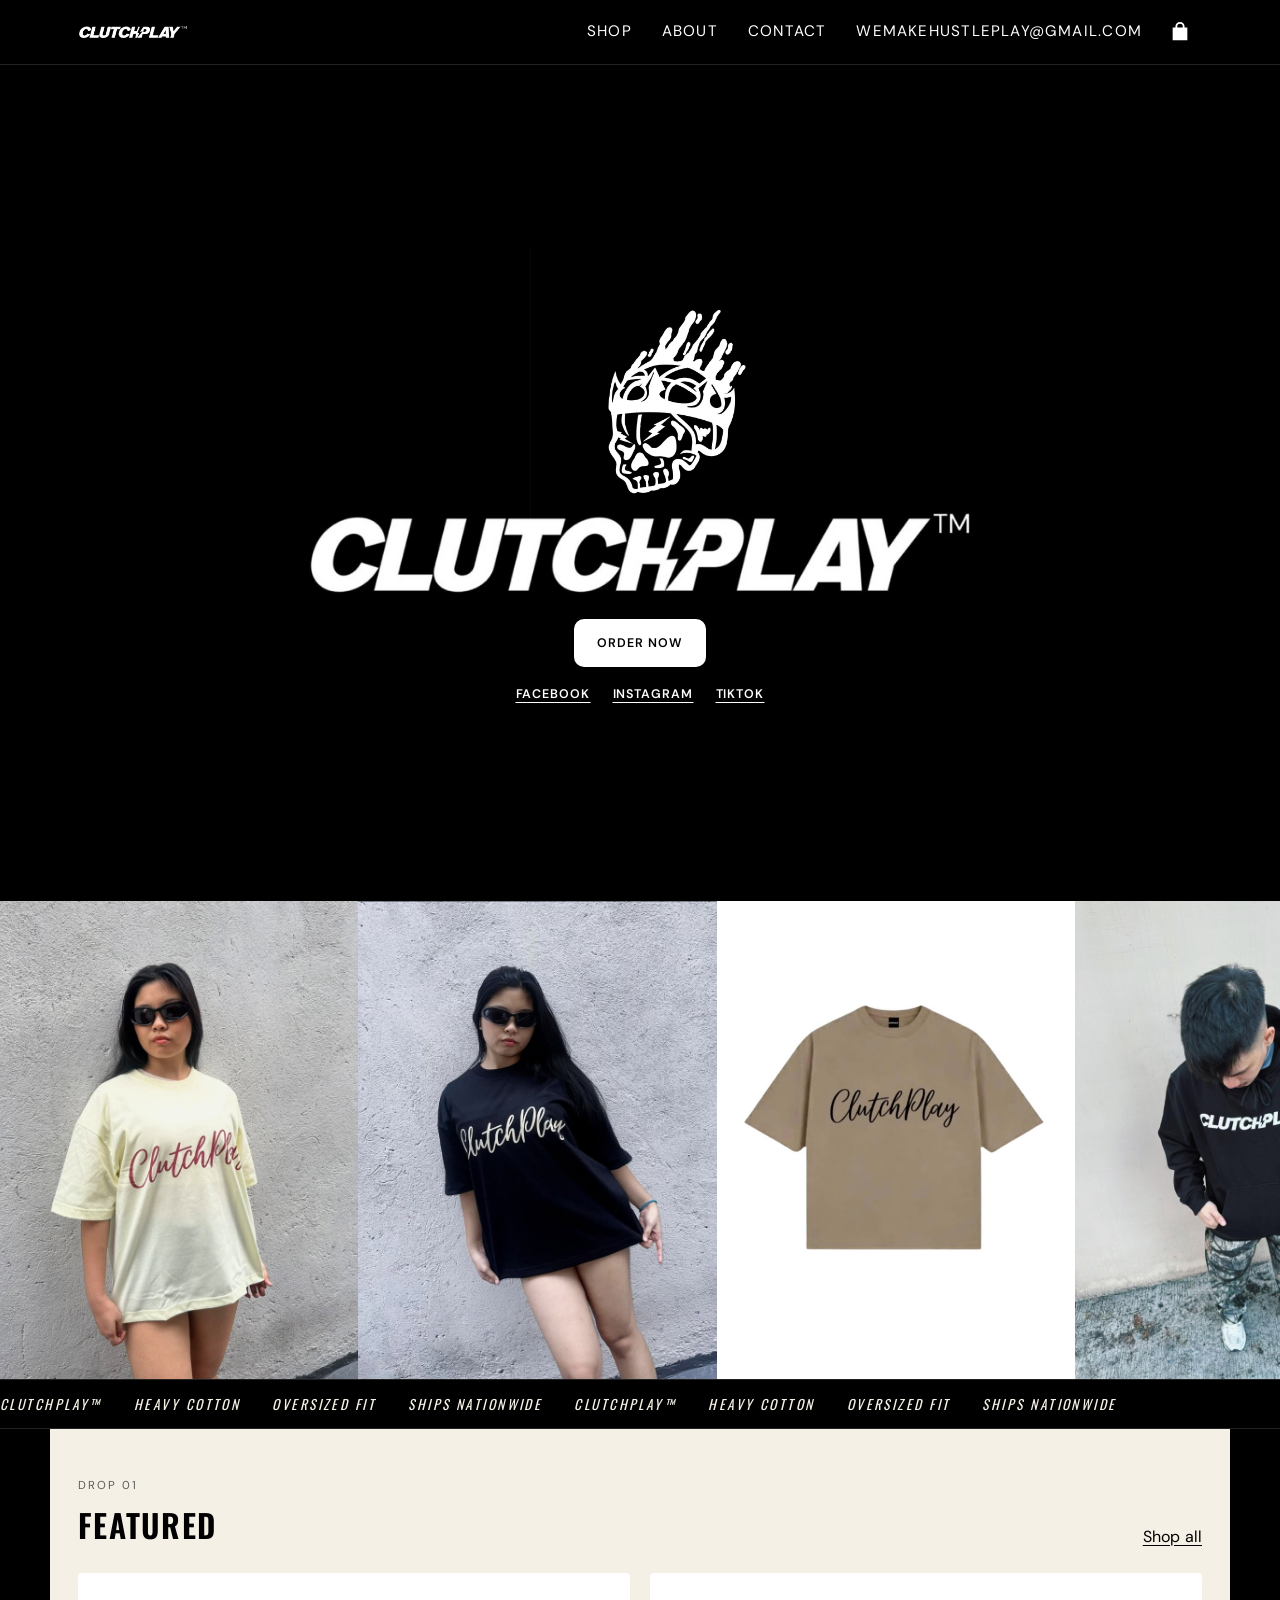
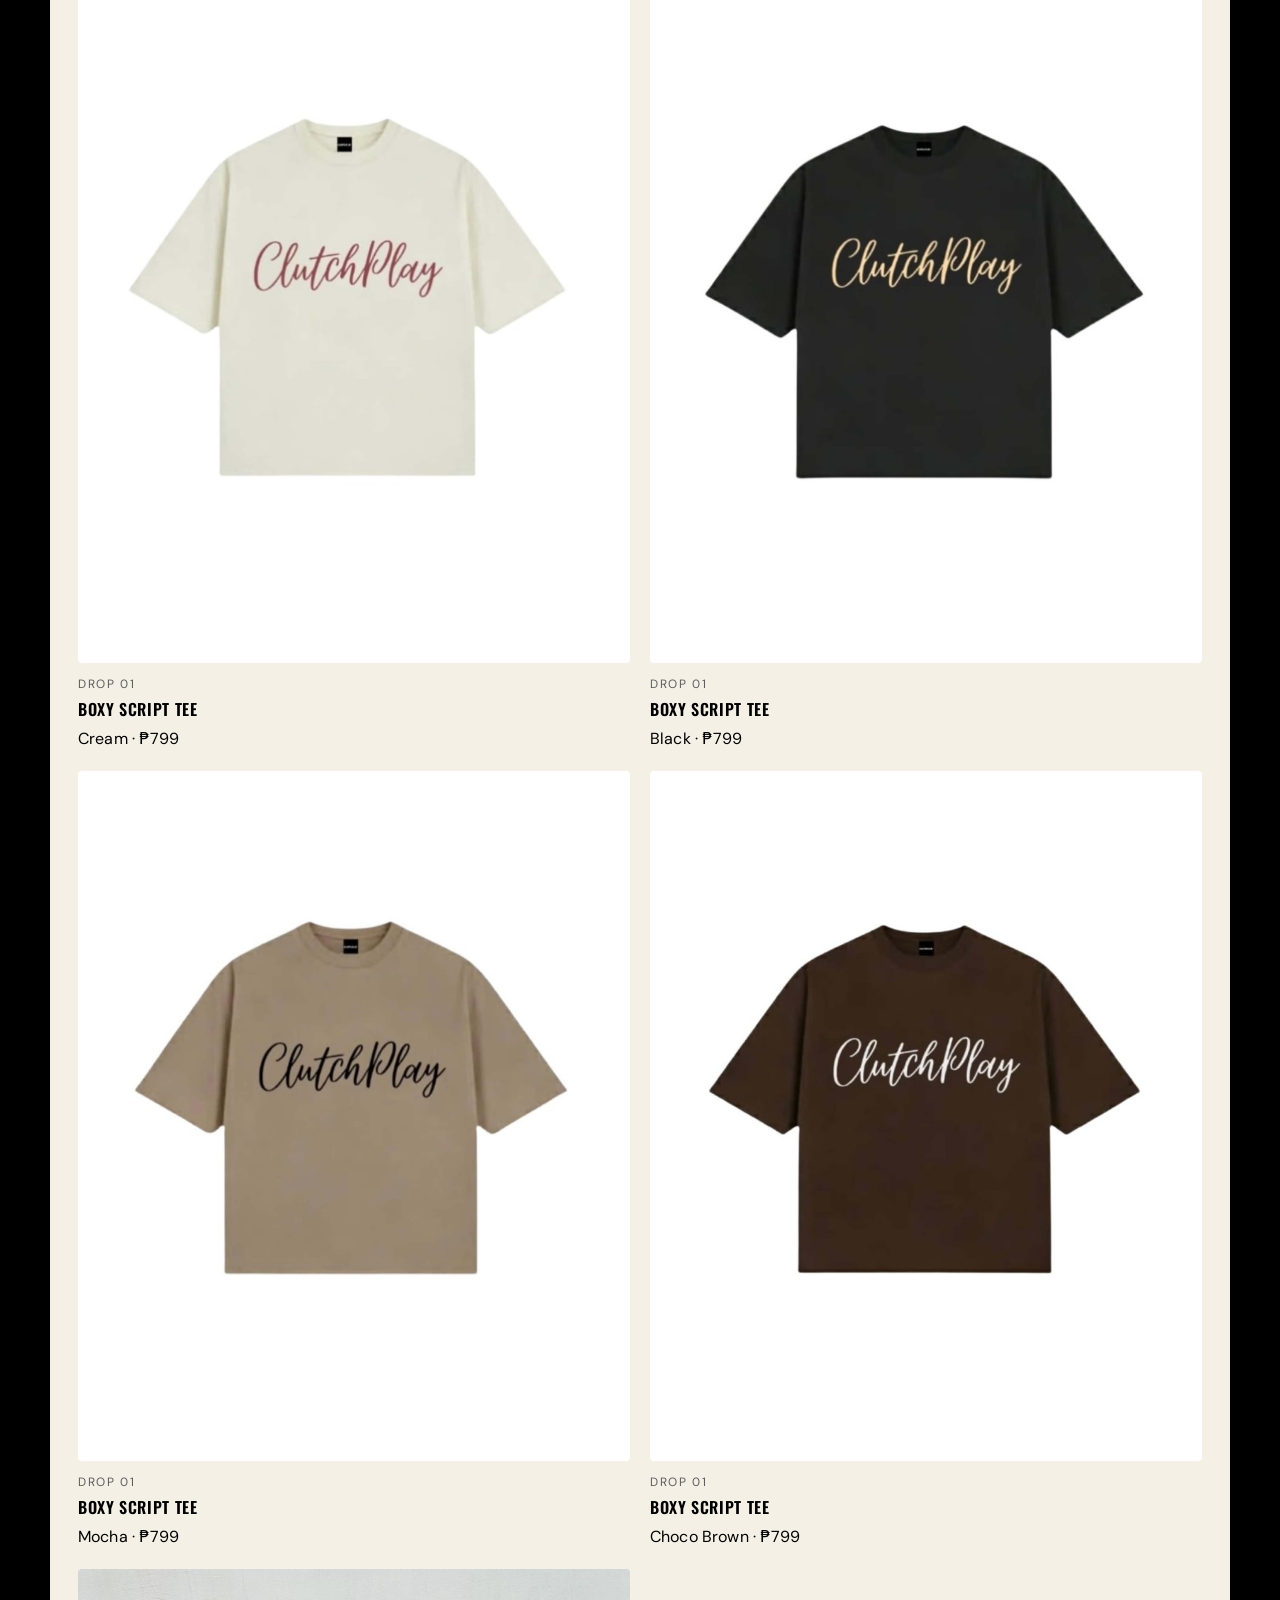
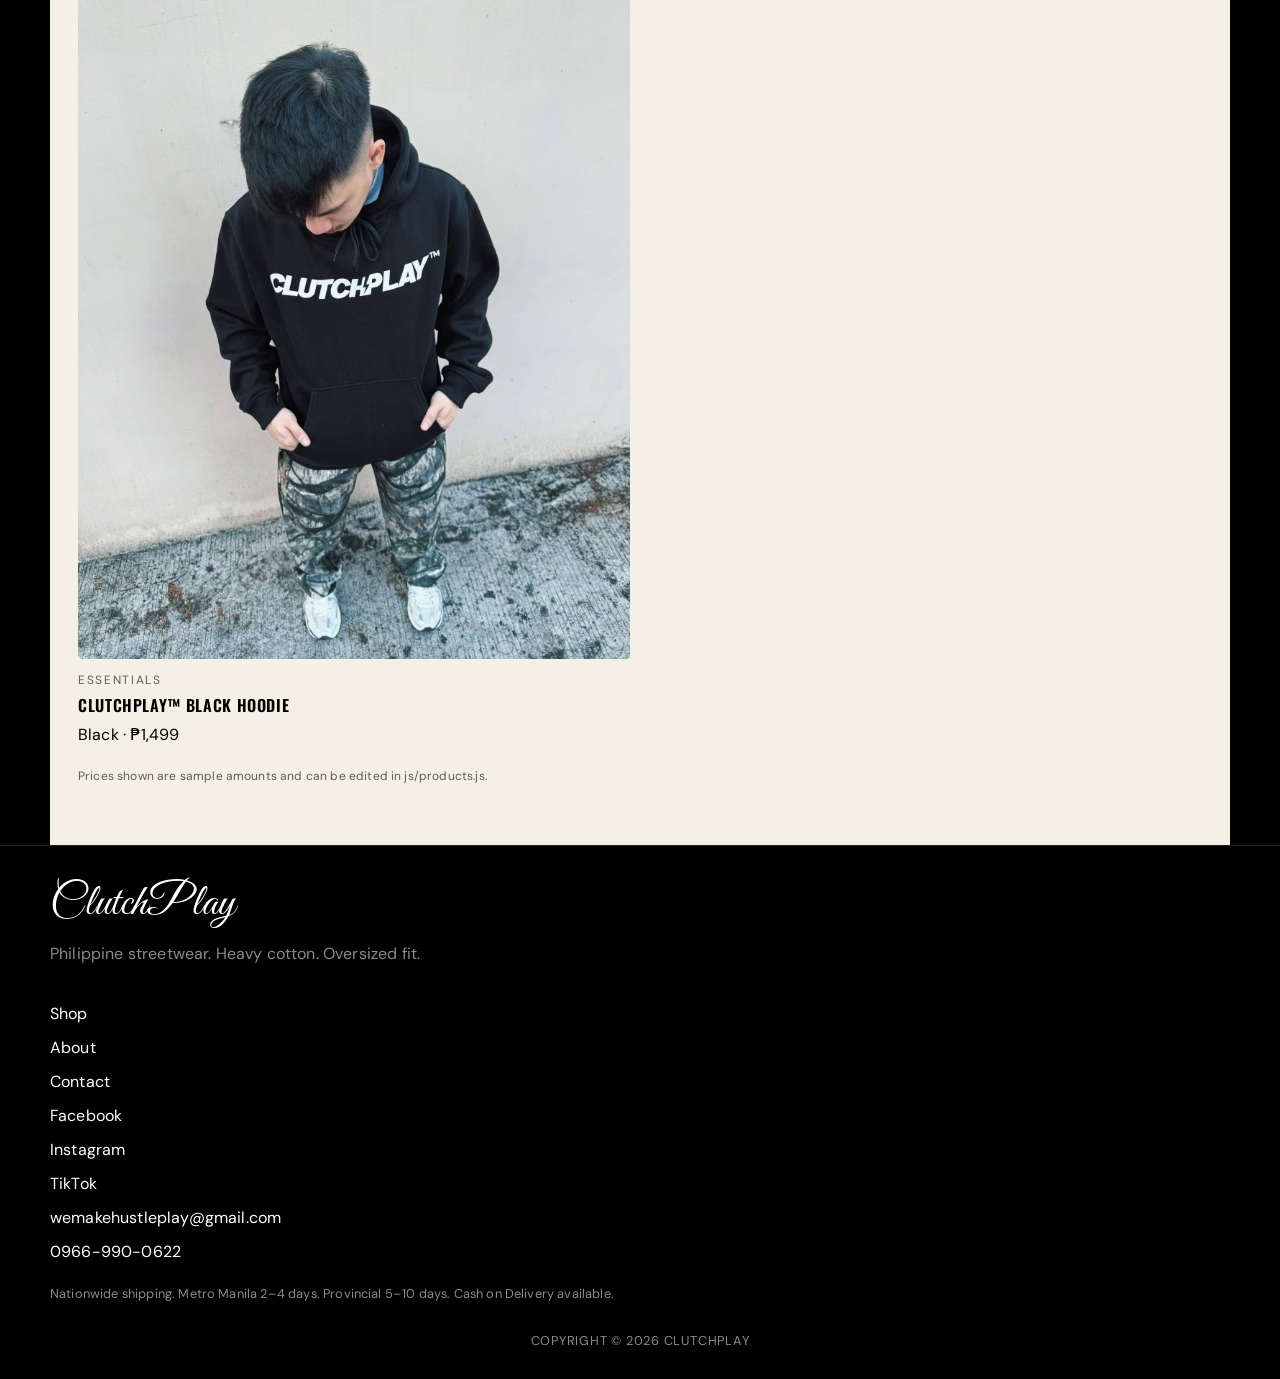
<file: index.html>
<!DOCTYPE html>
<html lang="en">
<head>
  <meta charset="utf-8">
  <meta name="viewport" content="width=device-width, initial-scale=1">
  <title>ClutchPlay — Philippine streetwear</title>
  <meta name="description" content="ClutchPlay oversized tees and hoodie. Heavy cotton streetwear from the Philippines. Cash on Delivery nationwide.">
  <link rel="canonical" href="https://kulalaja21.github.io/clutchplay/">
  <meta property="og:type" content="website">
  <meta property="og:site_name" content="ClutchPlay">
  <meta property="og:title" content="ClutchPlay — Philippine streetwear">
  <meta property="og:description" content="Oversized tees and hoodie. Heavy cotton. Cash on Delivery nationwide.">
  <meta property="og:url" content="https://kulalaja21.github.io/clutchplay/">
  <meta property="og:image" content="https://kulalaja21.github.io/clutchplay/images/logo.png">
  <meta property="og:image:alt" content="ClutchPlay">
  <meta name="twitter:card" content="summary_large_image">
  <link rel="icon" href="images/logo.png">
  <link rel="preconnect" href="https://fonts.googleapis.com">
  <link rel="preconnect" href="https://fonts.gstatic.com" crossorigin>
  <link href="https://fonts.googleapis.com/css2?family=DM+Sans:ital,wght@0,400;0,600;1,400&family=Great+Vibes&family=Oswald:wght@500;600&display=swap" rel="stylesheet">
  <link rel="stylesheet" href="css/styles.css?v=19">
</head>
<body>
  <a class="skip-link" href="#main">Skip to content</a>
  <header id="site-header"></header>
  <main id="main">
    <section class="hero">
      <div class="hero-copy">
        <img class="hero-mark" src="images/hero-mark.png?v=16" alt="">
        <h1 class="hero-marks">
          <img class="hero-logo hero-logo-lockup" src="images/logo-lockup.png?v=14" alt="CLUTCHPLAY">
        </h1>
        <div class="split-cta">
          <a class="btn btn-primary" href="shop.html">Order now</a>
        </div>
        <nav class="social-row" aria-label="Social">
          <a href="https://www.facebook.com/TheCLutchPlayPh" target="_blank" rel="noopener noreferrer">Facebook</a>
          <a href="https://www.instagram.com/clutchplaymnl/" target="_blank" rel="noopener noreferrer">Instagram</a>
          <a href="https://www.tiktok.com/@clutchplaymnla" target="_blank" rel="noopener noreferrer">TikTok</a>
        </nav>
      </div>
    </section>

    <div class="lifestyle-strip" aria-hidden="true">
      <div class="lifestyle-track">
        <figure><img src="images/tee-cream-wall.jpg" alt=""></figure>
        <figure><img src="images/tee-black-look.jpg" alt=""></figure>
        <figure><img src="images/tee-boxy-mocha.png" alt=""></figure>
        <figure><img src="images/hoodie.jpg" alt=""></figure>
        <figure><img src="images/tee-boxy-choco.png" alt=""></figure>
        <figure><img src="images/tee-black-look-2.jpg" alt=""></figure>
        <figure><img src="images/tee-cream-wall.jpg" alt=""></figure>
        <figure><img src="images/tee-black-look.jpg" alt=""></figure>
        <figure><img src="images/tee-boxy-mocha.png" alt=""></figure>
        <figure><img src="images/hoodie.jpg" alt=""></figure>
        <figure><img src="images/tee-boxy-choco.png" alt=""></figure>
        <figure><img src="images/tee-black-look-2.jpg" alt=""></figure>
      </div>
    </div>

    <div class="marquee" aria-hidden="true">
      <div class="marquee-track">
        <span>CLUTCHPLAY™</span><span>Heavy cotton</span><span>Oversized fit</span><span>Ships nationwide</span>
        <span>CLUTCHPLAY™</span><span>Heavy cotton</span><span>Oversized fit</span><span>Ships nationwide</span>
      </div>
    </div>

    <section class="section section-cream">
      <div class="section-head">
        <div>
          <p class="muted" style="margin:0 0 6px;letter-spacing:0.18em;text-transform:uppercase;font-size:0.72rem;">Drop 01</p>
          <h2>Featured</h2>
        </div>
        <a href="shop.html" style="text-decoration:underline;text-underline-offset:3px;">Shop all</a>
      </div>
      <div class="product-grid" id="featured-grid"></div>
      <p class="price-note" style="margin-top:20px;">Prices shown are sample amounts and can be edited in js/products.js.</p>
    </section>
  </main>
  <footer id="site-footer"></footer>
  <script src="js/products.js?v=3"></script>
  <script src="js/cart.js"></script>
  <script src="js/app.js?v=13"></script>
  <script src="js/store.js?v=2"></script>
</body>
</html>
</file>
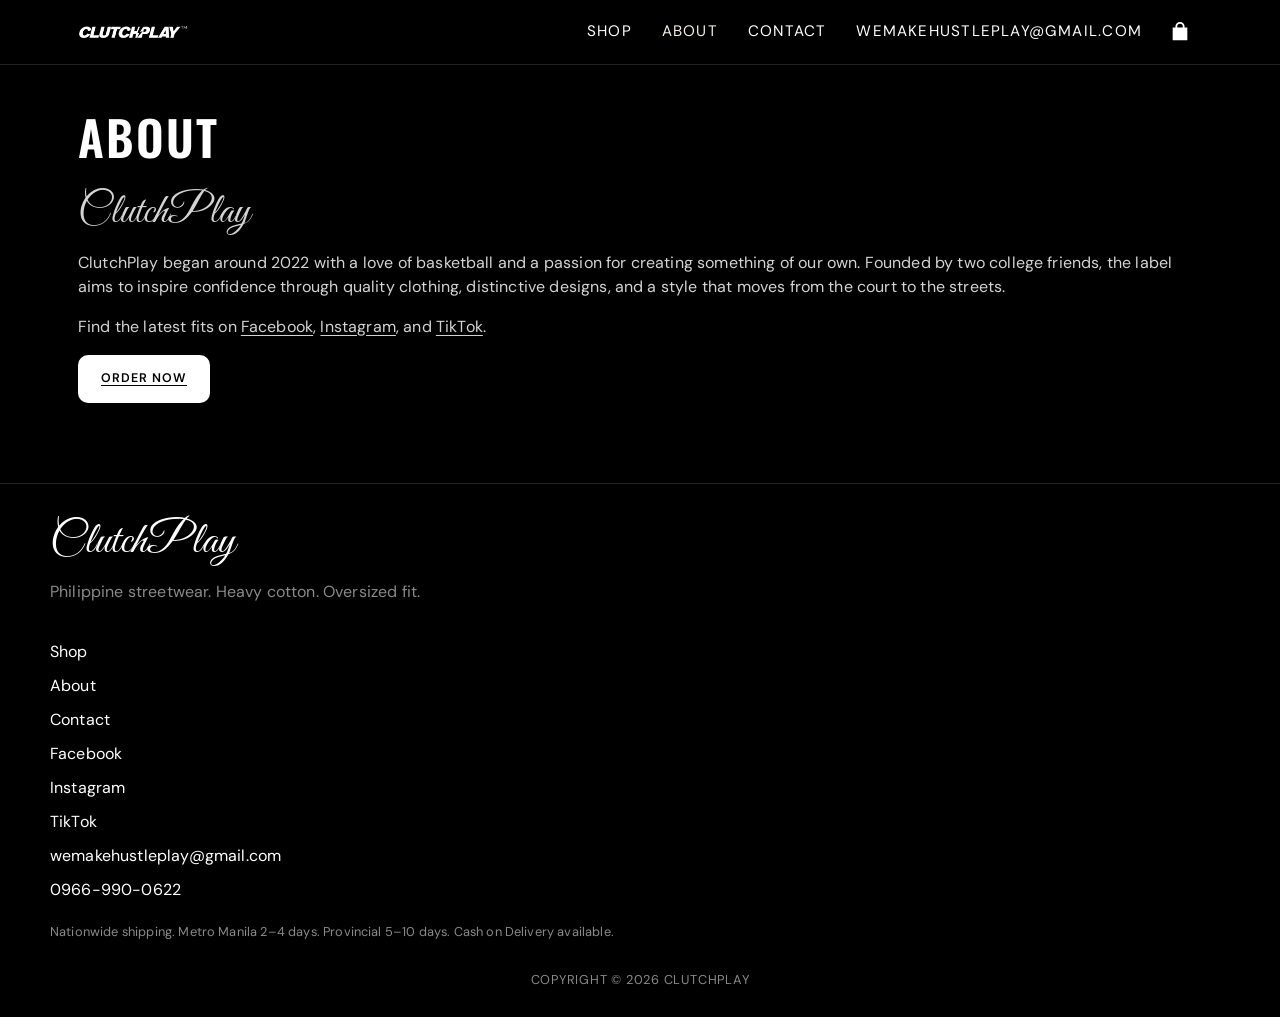
<file: about.html>
<!DOCTYPE html>
<html lang="en">
<head>
  <meta charset="utf-8">
  <meta name="viewport" content="width=device-width, initial-scale=1">
  <title>About — ClutchPlay</title>
  <meta name="description" content="ClutchPlay began around 2022, founded by two college friends. Philippine streetwear from the court to the streets.">
  <link rel="icon" href="images/logo.png">
  <link rel="preconnect" href="https://fonts.googleapis.com">
  <link rel="preconnect" href="https://fonts.gstatic.com" crossorigin>
  <link href="https://fonts.googleapis.com/css2?family=DM+Sans:ital,wght@0,400;0,600;1,400&family=Great+Vibes&family=Oswald:wght@500;600&display=swap" rel="stylesheet">
  <link rel="stylesheet" href="css/styles.css?v=12">
</head>
<body>
  <a class="skip-link" href="#main">Skip to content</a>
  <header id="site-header"></header>
  <main id="main">
    <div class="page-hero">
      <h1>About</h1>
    </div>
    <article class="about-prose">
      <p class="script" style="font-size:2.6rem;margin:0 0 16px;">ClutchPlay</p>
      <p>ClutchPlay began around 2022 with a love of basketball and a passion for creating something of our own. Founded by two college friends, the label aims to inspire confidence through quality clothing, distinctive designs, and a style that moves from the court to the streets.</p>
      <p>Find the latest fits on
        <a href="https://www.facebook.com/TheCLutchPlayPh" target="_blank" rel="noopener noreferrer">Facebook</a>,
        <a href="https://www.instagram.com/clutchplaymnl/" target="_blank" rel="noopener noreferrer">Instagram</a>,
        and
        <a href="https://www.tiktok.com/@clutchplaymnla" target="_blank" rel="noopener noreferrer">TikTok</a>.</p>
      <p><a class="btn btn-primary" href="shop.html">Order now</a></p>
    </article>
  </main>
  <footer id="site-footer"></footer>
  <script src="js/products.js?v=3"></script>
  <script src="js/cart.js"></script>
  <script src="js/app.js?v=13"></script>
</body>
</html>
</file>
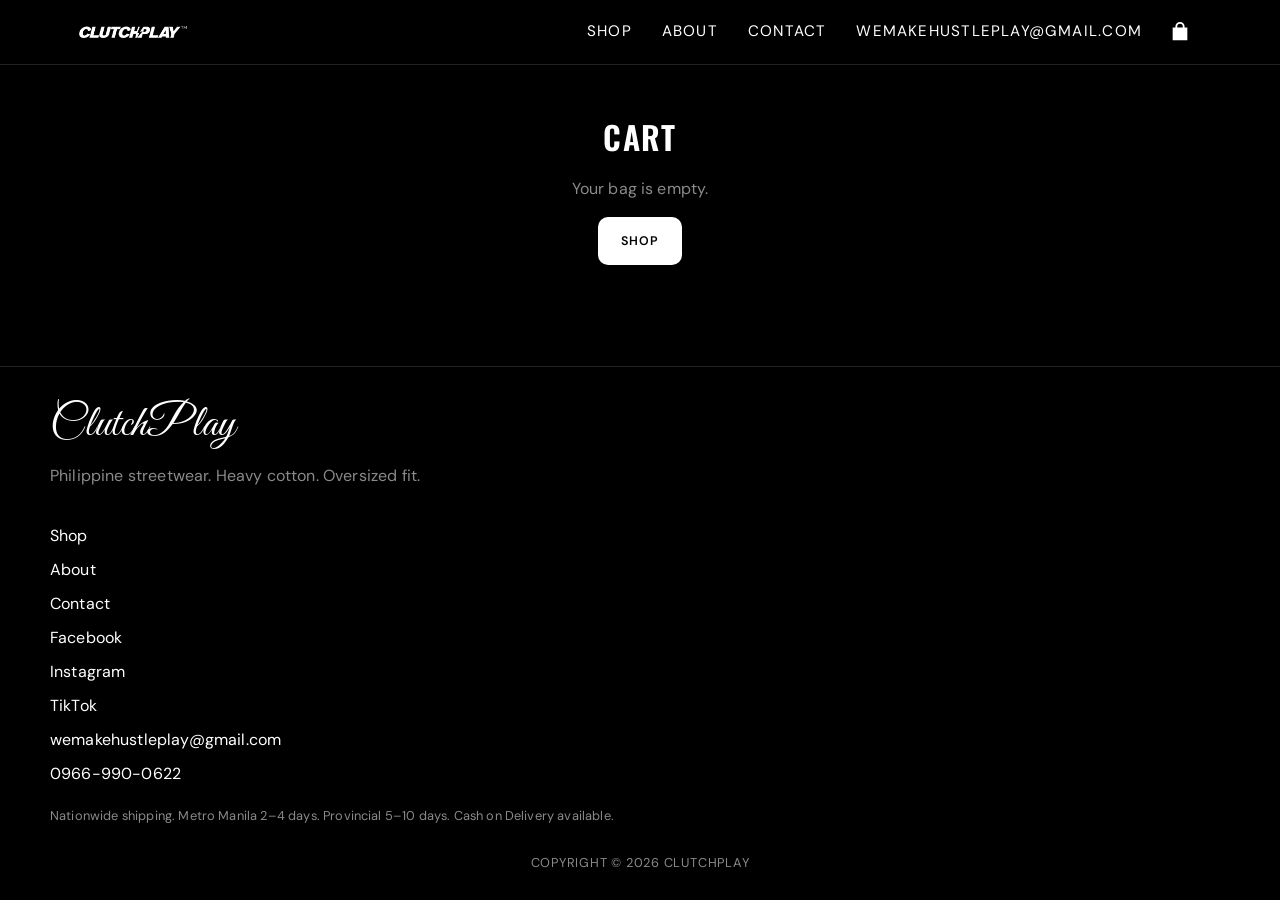
<file: cart.html>
<!DOCTYPE html>
<html lang="en">
<head>
  <meta charset="utf-8">
  <meta name="viewport" content="width=device-width, initial-scale=1">
  <title>Cart — ClutchPlay</title>
  <meta name="description" content="Your ClutchPlay cart.">
  <link rel="icon" href="images/logo.png">
  <link rel="preconnect" href="https://fonts.googleapis.com">
  <link rel="preconnect" href="https://fonts.gstatic.com" crossorigin>
  <link href="https://fonts.googleapis.com/css2?family=DM+Sans:ital,wght@0,400;0,600;1,400&family=Great+Vibes&family=Oswald:wght@500;600&display=swap" rel="stylesheet">
  <link rel="stylesheet" href="css/styles.css?v=10">
</head>
<body>
  <a class="skip-link" href="#main">Skip to content</a>
  <header id="site-header"></header>
  <main id="main">
    <div id="cart-root"></div>
  </main>
  <footer id="site-footer"></footer>
  <script src="js/products.js?v=3"></script>
  <script src="js/cart.js"></script>
  <script src="js/app.js?v=13"></script>
  <script src="js/cart-page.js"></script>
</body>
</html>
</file>
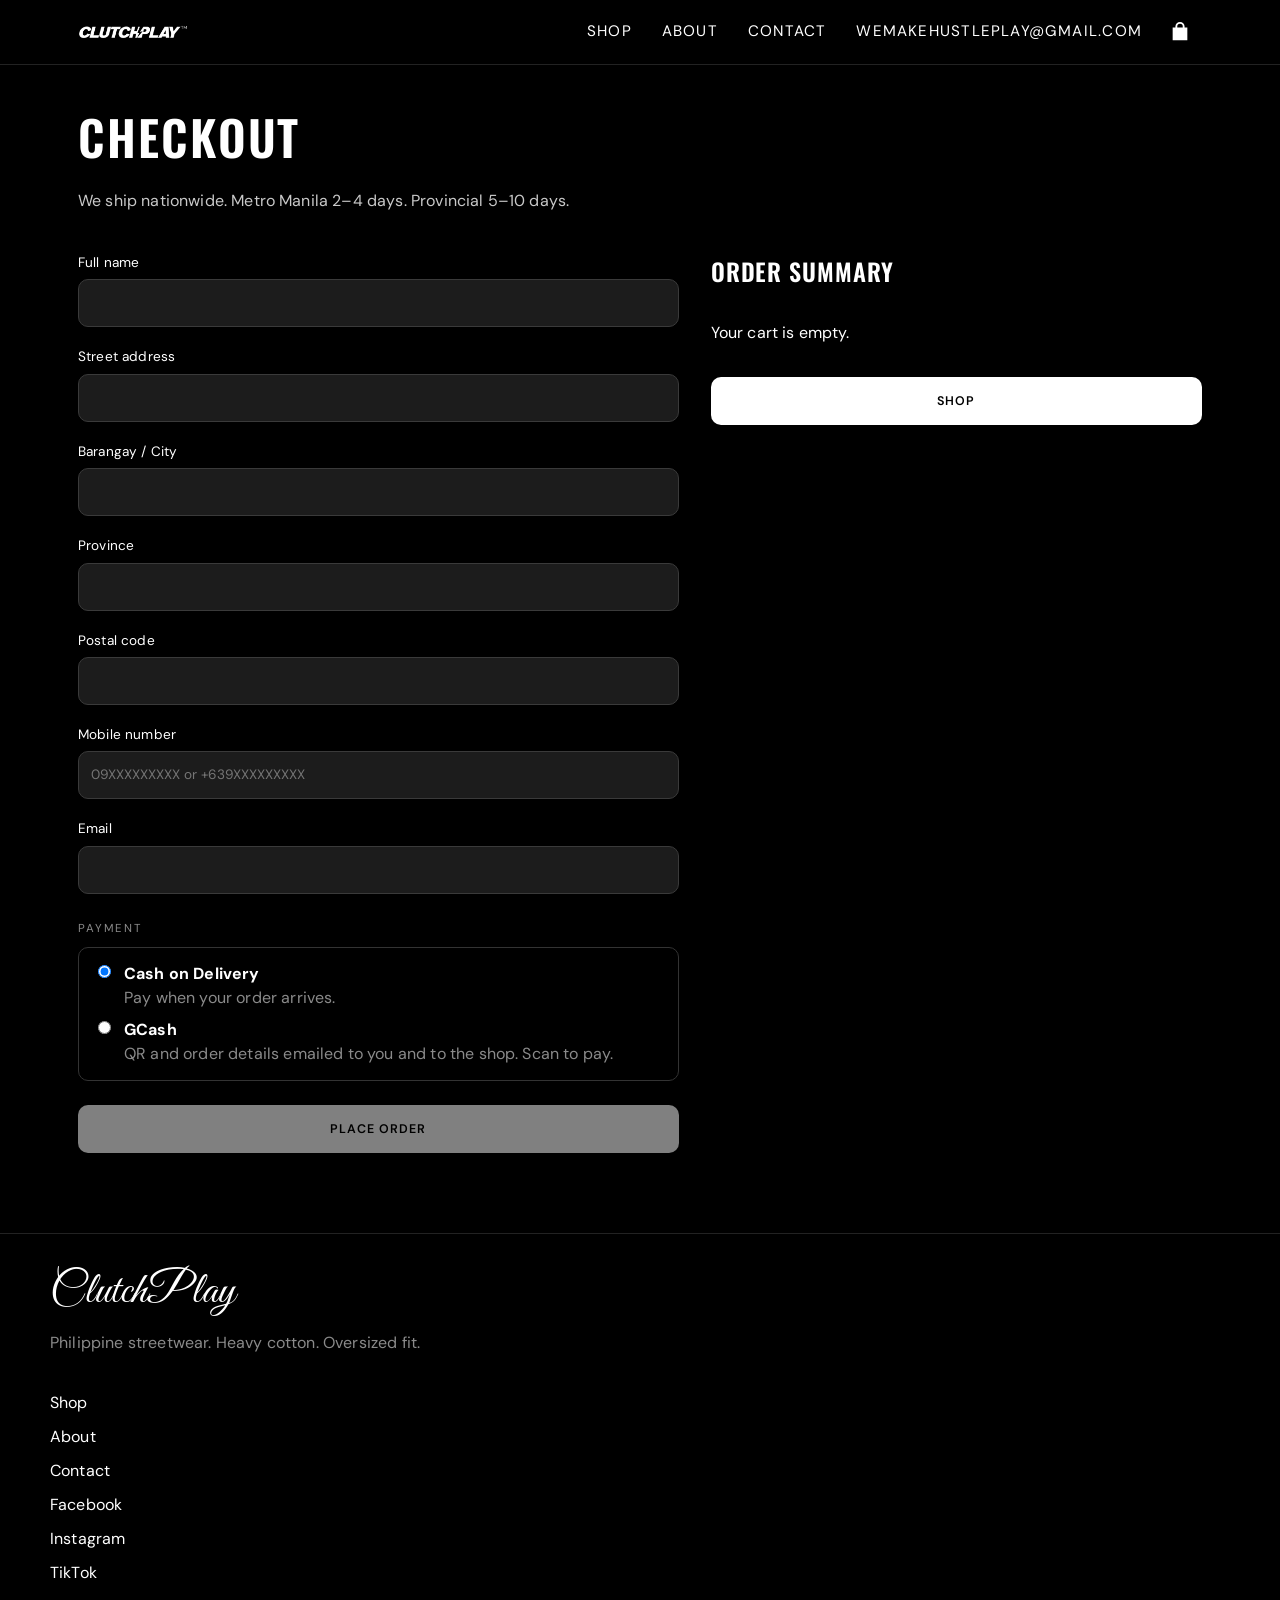
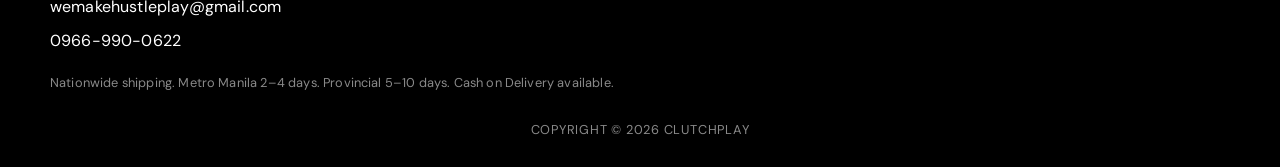
<file: checkout.html>
<!DOCTYPE html>
<html lang="en">
<head>
  <meta charset="utf-8">
  <meta name="viewport" content="width=device-width, initial-scale=1">
  <title>Checkout — ClutchPlay</title>
  <meta name="description" content="Checkout with name, address, mobile number, and email. Cash on Delivery available.">
  <link rel="icon" href="images/logo.png">
  <link rel="preconnect" href="https://fonts.googleapis.com">
  <link rel="preconnect" href="https://fonts.gstatic.com" crossorigin>
  <link href="https://fonts.googleapis.com/css2?family=DM+Sans:ital,wght@0,400;0,600;1,400&family=Great+Vibes&family=Oswald:wght@500;600&display=swap" rel="stylesheet">
  <link rel="stylesheet" href="css/styles.css?v=10">
</head>
<body>
  <a class="skip-link" href="#main">Skip to content</a>
  <header id="site-header"></header>
  <main id="main">
    <div class="page-hero">
      <h1>Checkout</h1>
      <p>We ship nationwide. Metro Manila 2–4 days. Provincial 5–10 days.</p>
    </div>
    <div class="checkout-layout">
      <form id="checkout-form" novalidate>
        <div class="form-grid">
          <label for="fullName">Full name
            <input id="fullName" name="fullName" autocomplete="name" required>
            <span class="field-error" id="fullName-error"></span>
          </label>
          <label for="street">Street address
            <input id="street" name="street" autocomplete="address-line1" required>
            <span class="field-error" id="street-error"></span>
          </label>
          <label for="city">Barangay / City
            <input id="city" name="city" autocomplete="address-level2" required>
            <span class="field-error" id="city-error"></span>
          </label>
          <label for="province">Province
            <input id="province" name="province" autocomplete="address-level1" required>
            <span class="field-error" id="province-error"></span>
          </label>
          <label for="postal">Postal code
            <input id="postal" name="postal" inputmode="numeric" autocomplete="postal-code" maxlength="4" required>
            <span class="field-error" id="postal-error"></span>
          </label>
          <label for="mobile">Mobile number
            <input id="mobile" name="mobile" type="tel" inputmode="tel" autocomplete="tel" placeholder="09XXXXXXXXX or +639XXXXXXXXX" required>
            <span class="field-error" id="mobile-error"></span>
          </label>
          <label for="email">Email
            <input id="email" name="email" type="email" autocomplete="email" required>
            <span class="field-error" id="email-error"></span>
          </label>
        </div>

        <p class="field-label">Payment</p>
        <div class="pay-card">
          <label>
            <input type="radio" name="payment" value="cod" checked>
            <span><strong>Cash on Delivery</strong><br><span class="muted">Pay when your order arrives.</span></span>
          </label>
          <label>
            <input type="radio" name="payment" value="gcash">
            <span><strong>GCash</strong><br><span class="muted">QR and order details emailed to you and to the shop. Scan to pay.</span></span>
          </label>
        </div>

        <p style="margin-top:24px;">
          <button class="btn btn-primary btn-block" id="place-order" type="submit">Place Order</button>
        </p>
      </form>

      <aside>
        <h2 style="margin-bottom:16px;">Order summary</h2>
        <div id="order-summary" class="order-summary"></div>
      </aside>
    </div>
  </main>
  <footer id="site-footer"></footer>
  <script src="js/products.js?v=3"></script>
  <script src="js/cart.js"></script>
  <script src="js/app.js?v=13"></script>
  <script src="js/checkout.js"></script>
</body>
</html>
</file>
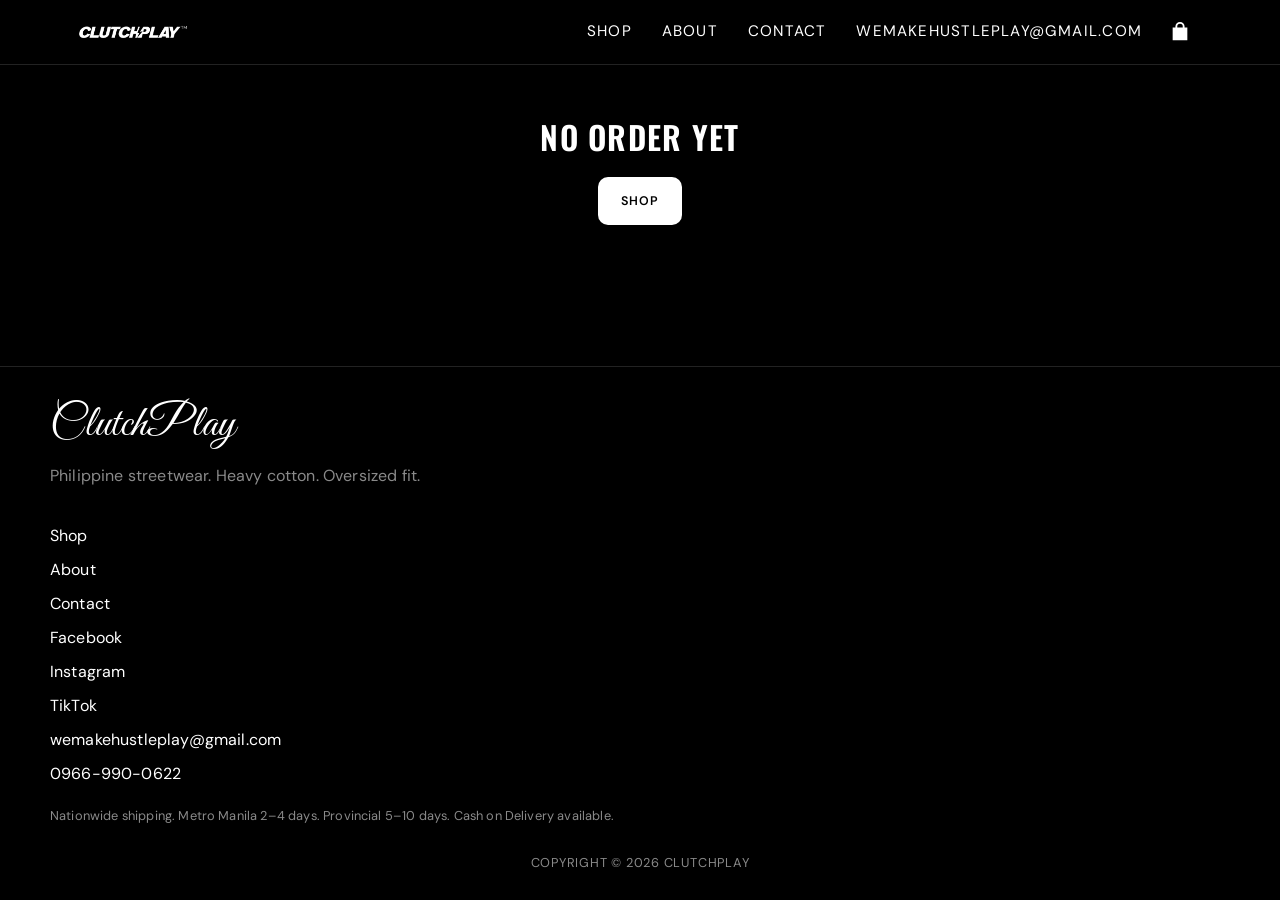
<file: confirmation.html>
<!DOCTYPE html>
<html lang="en">
<head>
  <meta charset="utf-8">
  <meta name="viewport" content="width=device-width, initial-scale=1">
  <title>Order confirmed — ClutchPlay</title>
  <meta name="description" content="Your ClutchPlay order has been placed.">
  <link rel="icon" href="images/logo.png">
  <link rel="preconnect" href="https://fonts.googleapis.com">
  <link rel="preconnect" href="https://fonts.gstatic.com" crossorigin>
  <link href="https://fonts.googleapis.com/css2?family=DM+Sans:ital,wght@0,400;0,600;1,400&family=Great+Vibes&family=Oswald:wght@500;600&display=swap" rel="stylesheet">
  <link rel="stylesheet" href="css/styles.css?v=10">
</head>
<body>
  <a class="skip-link" href="#main">Skip to content</a>
  <header id="site-header"></header>
  <main id="main">
    <div id="confirm-root"></div>
  </main>
  <footer id="site-footer"></footer>
  <script src="js/products.js?v=3"></script>
  <script src="js/cart.js"></script>
  <script src="js/app.js?v=13"></script>
  <script src="js/checkout.js"></script>
</body>
</html>
</file>
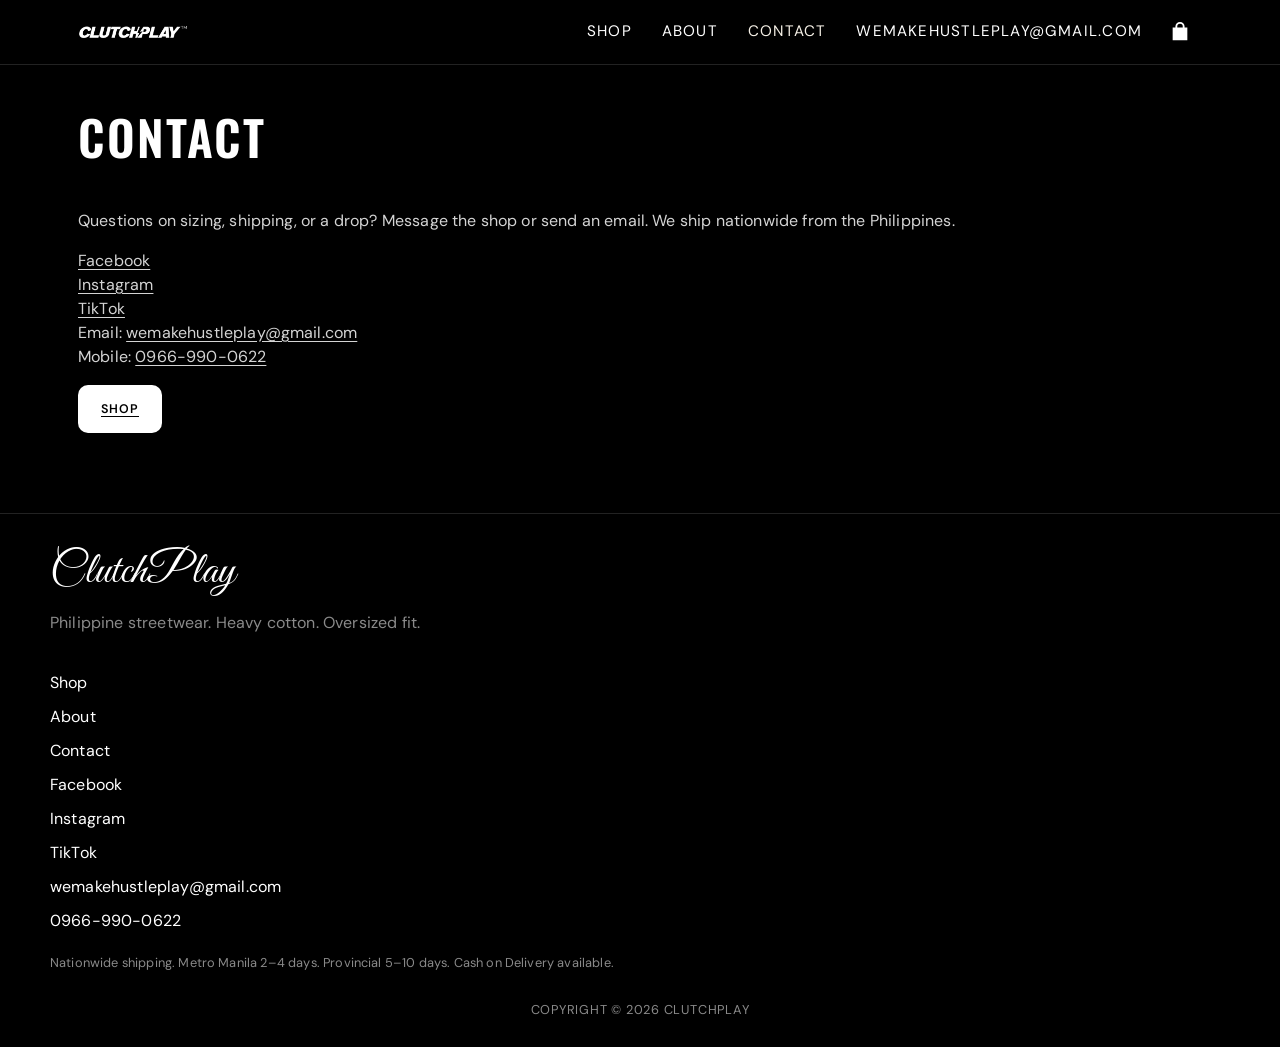
<file: contact.html>
<!DOCTYPE html>
<html lang="en">
<head>
  <meta charset="utf-8">
  <meta name="viewport" content="width=device-width, initial-scale=1">
  <title>Contact — ClutchPlay</title>
  <meta name="description" content="Contact ClutchPlay for orders and sizing. Follow clutchplaymnl on Instagram, TikTok, and Facebook.">
  <link rel="icon" href="images/logo.png">
  <link rel="preconnect" href="https://fonts.googleapis.com">
  <link rel="preconnect" href="https://fonts.gstatic.com" crossorigin>
  <link href="https://fonts.googleapis.com/css2?family=DM+Sans:ital,wght@0,400;0,600;1,400&family=Great+Vibes&family=Oswald:wght@500;600&display=swap" rel="stylesheet">
  <link rel="stylesheet" href="css/styles.css?v=12">
</head>
<body>
  <a class="skip-link" href="#main">Skip to content</a>
  <header id="site-header"></header>
  <main id="main">
    <div class="page-hero">
      <h1>Contact</h1>
    </div>
    <div class="contact-block">
      <p>Questions on sizing, shipping, or a drop? Message the shop or send an email. We ship nationwide from the Philippines.</p>
      <p>
        <a href="https://www.facebook.com/TheCLutchPlayPh" target="_blank" rel="noopener noreferrer">Facebook</a><br>
        <a href="https://www.instagram.com/clutchplaymnl/" target="_blank" rel="noopener noreferrer">Instagram</a><br>
        <a href="https://www.tiktok.com/@clutchplaymnla" target="_blank" rel="noopener noreferrer">TikTok</a><br>
        Email: <a href="mailto:wemakehustleplay@gmail.com">wemakehustleplay@gmail.com</a><br>
        Mobile: <a href="tel:+639669900622">0966-990-0622</a>
      </p>
      <p><a class="btn btn-primary" href="shop.html">Shop</a></p>
    </div>
  </main>
  <footer id="site-footer"></footer>
  <script src="js/products.js?v=3"></script>
  <script src="js/cart.js"></script>
  <script src="js/app.js?v=13"></script>
</body>
</html>
</file>
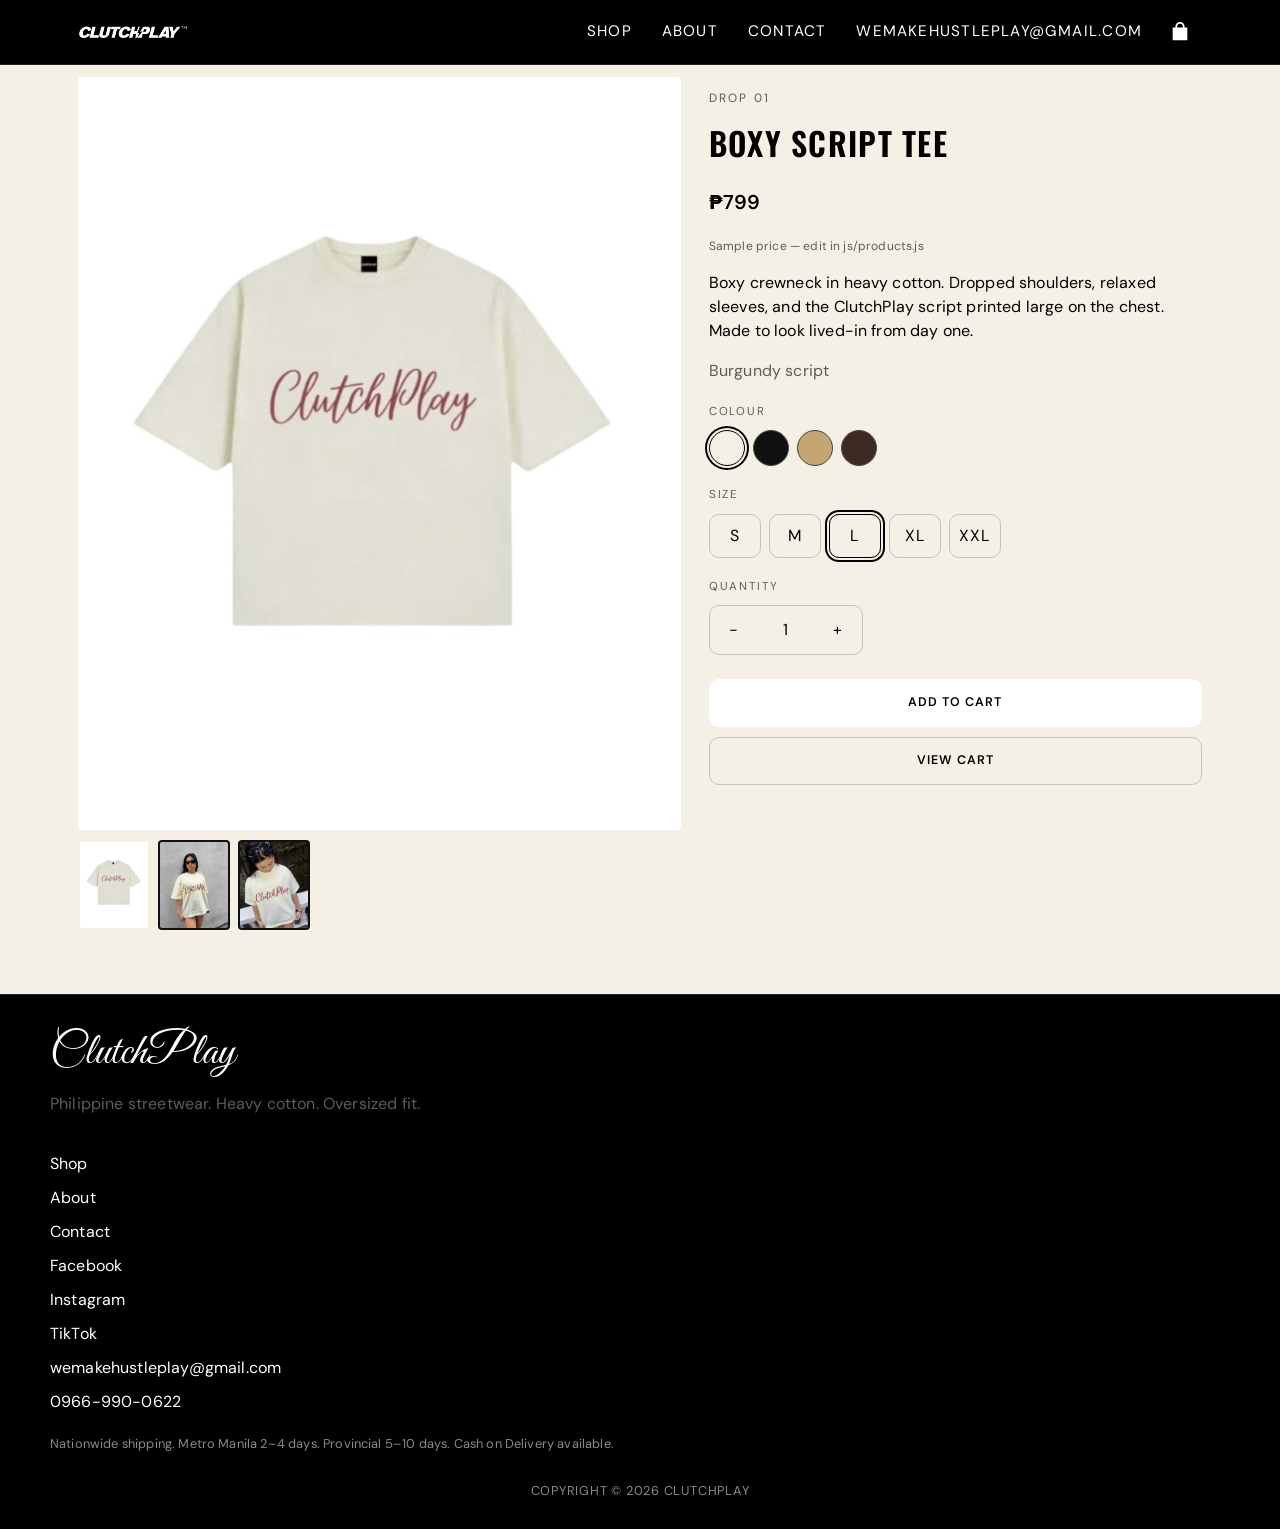
<file: product.html>
<!DOCTYPE html>
<html lang="en">
<head>
  <meta charset="utf-8">
  <meta name="viewport" content="width=device-width, initial-scale=1">
  <title>Product — ClutchPlay</title>
  <meta name="description" content="ClutchPlay product — colour, size, quantity, add to cart.">
  <link rel="icon" href="images/logo.png">
  <link rel="preconnect" href="https://fonts.googleapis.com">
  <link rel="preconnect" href="https://fonts.gstatic.com" crossorigin>
  <link href="https://fonts.googleapis.com/css2?family=DM+Sans:ital,wght@0,400;0,600;1,400&family=Great+Vibes&family=Oswald:wght@500;600&display=swap" rel="stylesheet">
  <link rel="stylesheet" href="css/styles.css?v=10">
</head>
<body>
  <a class="skip-link" href="#main">Skip to content</a>
  <header id="site-header"></header>
  <main id="main">
    <div class="product-layout" id="product-root"></div>
  </main>
  <footer id="site-footer"></footer>
  <script src="js/products.js?v=3"></script>
  <script src="js/cart.js"></script>
  <script src="js/app.js?v=13"></script>
  <script src="js/store.js?v=2"></script>
</body>
</html>
</file>
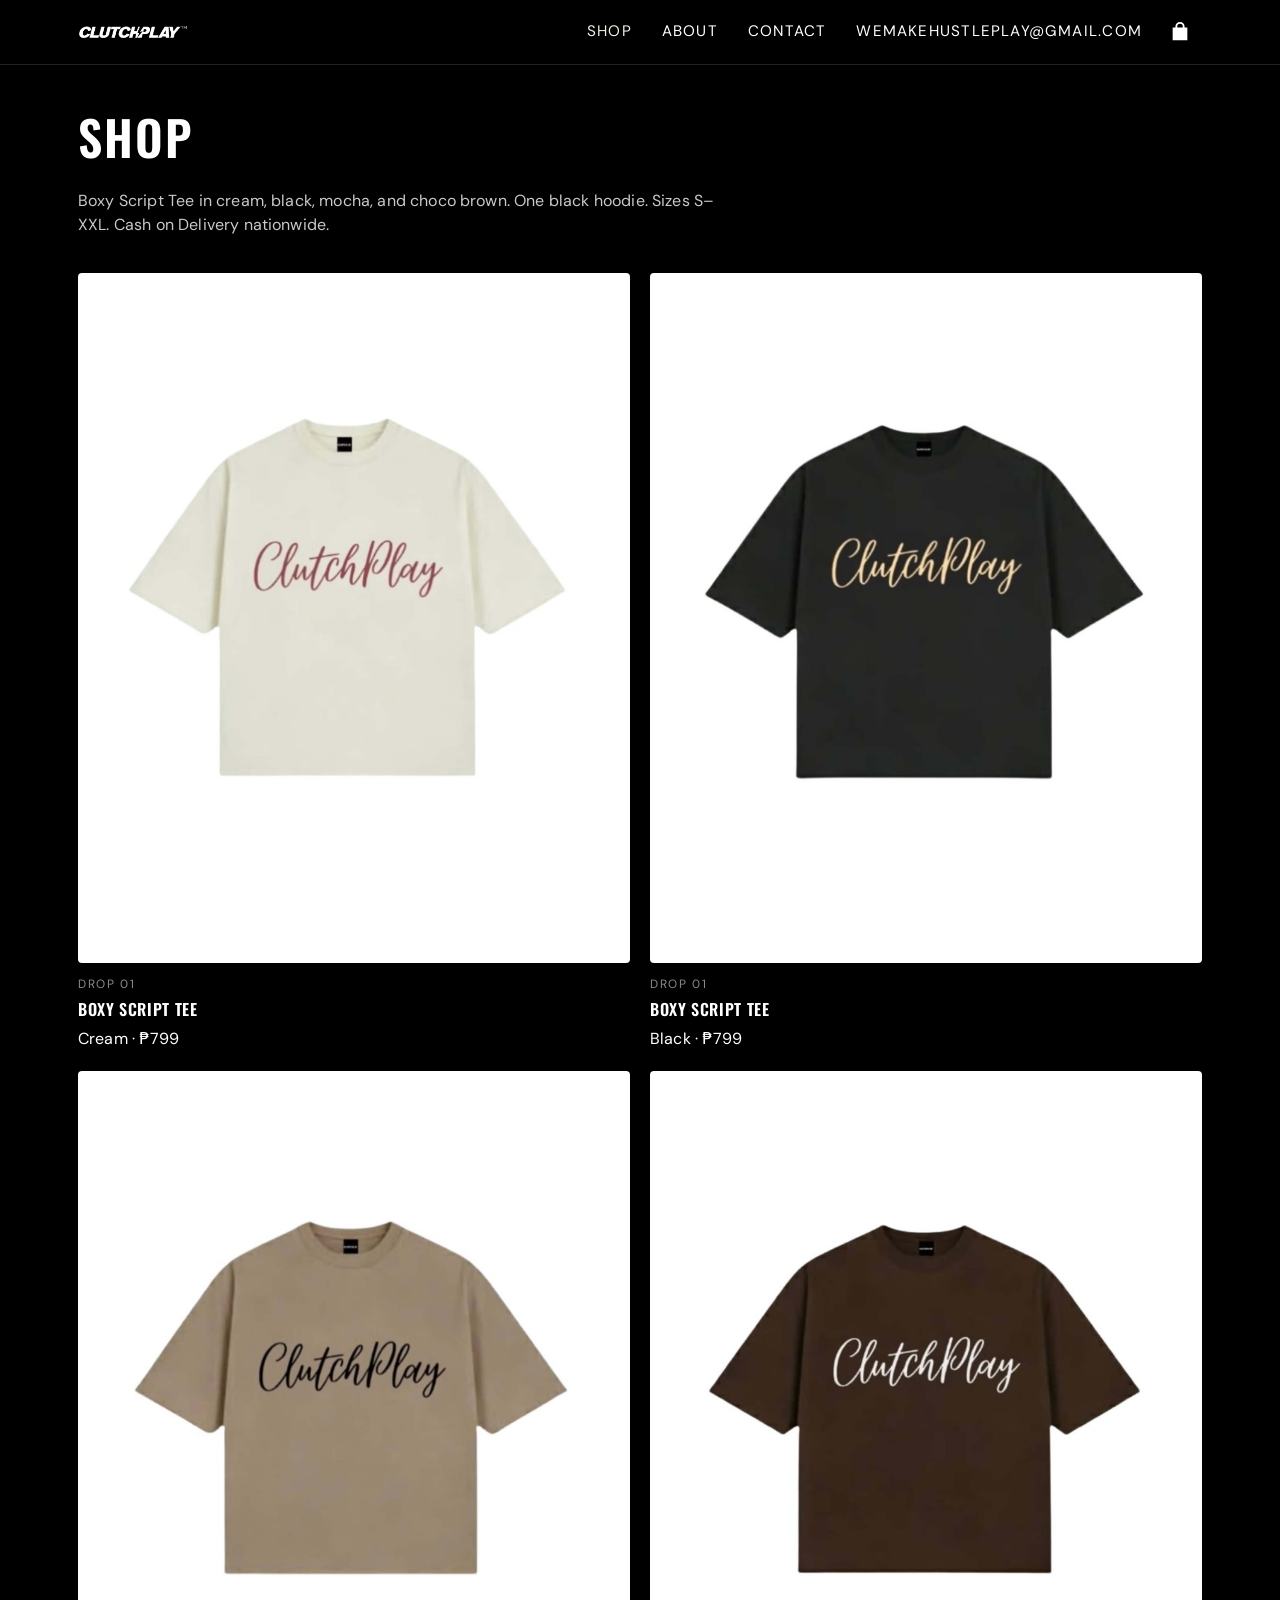
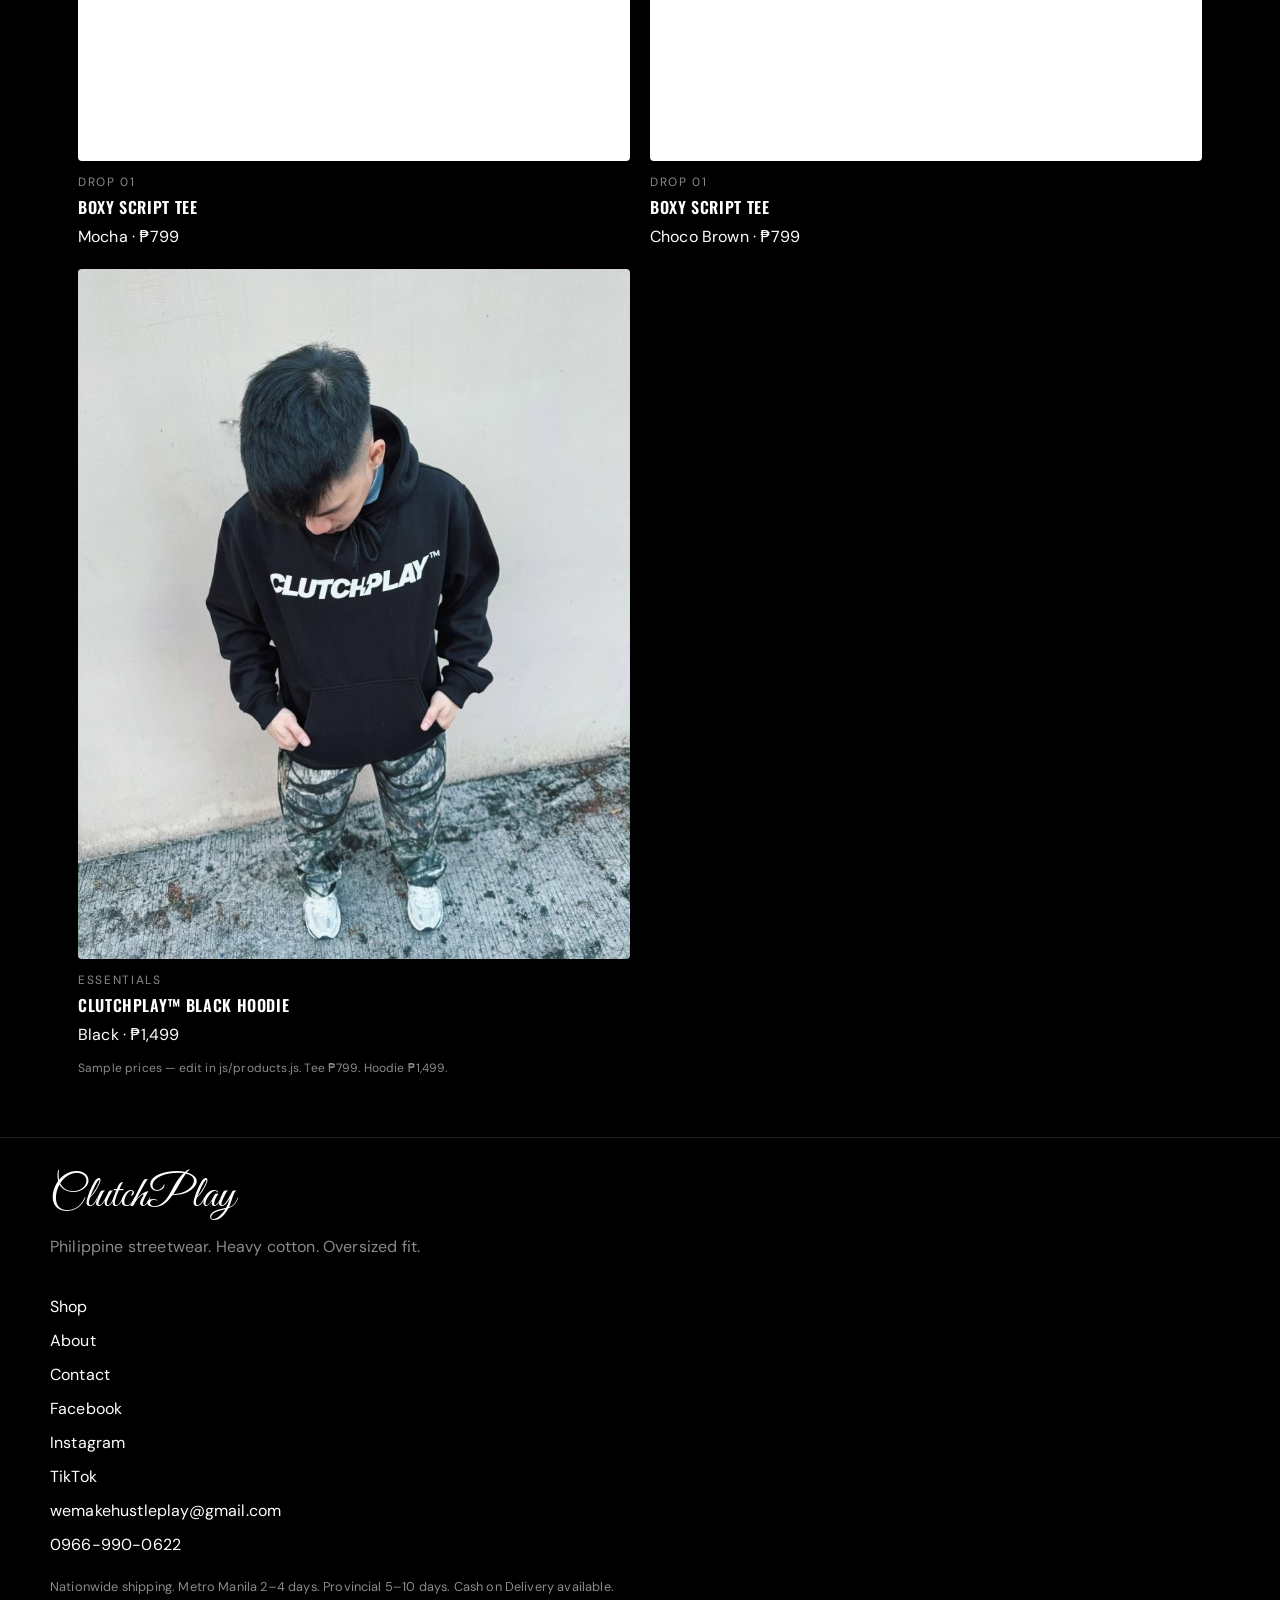
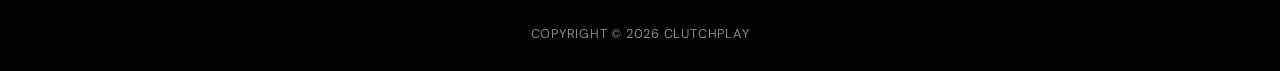
<file: shop.html>
<!DOCTYPE html>
<html lang="en">
<head>
  <meta charset="utf-8">
  <meta name="viewport" content="width=device-width, initial-scale=1">
  <title>Shop — ClutchPlay</title>
  <meta name="description" content="Shop the ClutchPlay Boxy Script Tee and the CLUTCHPLAY™ black hoodie.">
  <link rel="icon" href="images/logo.png">
  <link rel="preconnect" href="https://fonts.googleapis.com">
  <link rel="preconnect" href="https://fonts.gstatic.com" crossorigin>
  <link href="https://fonts.googleapis.com/css2?family=DM+Sans:ital,wght@0,400;0,600;1,400&family=Great+Vibes&family=Oswald:wght@500;600&display=swap" rel="stylesheet">
  <link rel="stylesheet" href="css/styles.css?v=10">
</head>
<body>
  <a class="skip-link" href="#main">Skip to content</a>
  <header id="site-header"></header>
  <main id="main">
    <div class="page-hero">
      <h1>Shop</h1>
      <p>Boxy Script Tee in cream, black, mocha, and choco brown. One black hoodie. Sizes S–XXL. Cash on Delivery nationwide.</p>
    </div>
    <section class="section" style="padding-top:8px;">
      <div class="product-grid" id="shop-grid"></div>
      <p class="price-note">Sample prices — edit in js/products.js. Tee ₱799. Hoodie ₱1,499.</p>
    </section>
  </main>
  <footer id="site-footer"></footer>
  <script src="js/products.js?v=3"></script>
  <script src="js/cart.js"></script>
  <script src="js/app.js?v=13"></script>
  <script src="js/store.js?v=2"></script>
</body>
</html>
</file>
<file: css/styles.css>
:root {
  --black: #000000;
  --white: #ffffff;
  --cream: #f5f0e6;
  --burgundy: #6b1e2f;
  --grey: #8a8a8a;
  --grey-2: #1c1c1c;
  --grey-3: #2a2a2a;
  --muted-bg: #ece8e1;
  --danger: #9b1c1c;
  --radius: 10px;
  --header: 64px;
  --font-body: "DM Sans", system-ui, sans-serif;
  --font-display: "Oswald", "Arial Narrow", sans-serif;
  --font-script: "Great Vibes", "Segoe Script", cursive;
}

*,
*::before,
*::after {
  box-sizing: border-box;
}

html {
  scroll-behavior: smooth;
}

body {
  margin: 0;
  min-height: 100svh;
  display: flex;
  flex-direction: column;
  background: var(--black);
  color: var(--white);
  font-family: var(--font-body);
  font-size: 1rem;
  line-height: 1.5;
  letter-spacing: 0.01em;
}

[hidden] {
  display: none !important;
}

a {
  color: inherit;
  text-decoration: none;
}

button,
input,
select,
textarea {
  font: inherit;
}

button {
  cursor: pointer;
}

h1,
h2,
h3 {
  font-family: var(--font-display);
  font-weight: 600;
  letter-spacing: 0.04em;
  text-transform: uppercase;
  margin: 0;
}

.script {
  font-family: var(--font-script);
  font-weight: 400;
  text-transform: none;
  letter-spacing: 0;
  line-height: 1;
}

.italic-mark {
  font-family: var(--font-display);
  font-style: italic;
  font-weight: 600;
  letter-spacing: 0.12em;
  text-transform: uppercase;
}

.muted {
  color: var(--grey);
}

.skip-link {
  position: absolute;
  left: 12px;
  top: -40px;
  background: var(--white);
  color: var(--black);
  padding: 8px 12px;
  z-index: 80;
}

.skip-link:focus {
  top: 12px;
}

#site-header {
  position: sticky;
  top: 0;
  z-index: 40;
  background: var(--black);
  border-bottom: 1px solid #222;
}

.header-inner {
  display: flex;
  align-items: center;
  min-height: var(--header);
  padding: 0 16px;
  gap: 12px;
}

.wordmark {
  display: flex;
  align-items: center;
  flex: 0 0 auto;
  padding: 0;
  margin-right: auto;
}

.wordmark img {
  height: 15px;
  width: auto;
  max-width: 150px;
  max-height: 15px;
  display: block;
  object-fit: contain;
  mix-blend-mode: screen;
}

.site-nav {
  display: none;
  align-items: center;
}

.nav-toggle {
  width: 44px;
  height: 44px;
  border: 0;
  background: transparent;
  color: var(--white);
  display: inline-flex;
  flex-direction: column;
  justify-content: center;
  align-items: center;
  gap: 5px;
  padding: 0;
}

.nav-toggle span {
  display: block;
  width: 18px;
  height: 1.5px;
  background: currentColor;
}

.cart-link {
  flex: 0 0 auto;
  margin-left: 0;
  position: relative;
  width: 44px;
  height: 44px;
  display: grid;
  place-items: center;
}

.cart-link svg {
  width: 22px;
  height: 22px;
}

.cart-badge {
  position: absolute;
  top: 6px;
  right: 4px;
  min-width: 18px;
  height: 18px;
  padding: 0 4px;
  border-radius: 99px;
  background: var(--burgundy);
  color: var(--white);
  font-size: 11px;
  font-weight: 700;
  display: grid;
  place-items: center;
}

.nav-drawer {
  display: flex;
  flex-direction: column;
  gap: 4px;
  padding: 8px 16px 20px;
  border-top: 1px solid #222;
  background: var(--black);
}

.nav-drawer a,
.site-nav a {
  padding: 12px 4px;
  font-size: 0.95rem;
  line-height: 1;
  letter-spacing: 0.08em;
  text-transform: uppercase;
}

.nav-drawer a[aria-current="page"],
.site-nav a[aria-current="page"] {
  color: var(--cream);
}

.nav-email {
  text-transform: none;
  letter-spacing: 0;
}

body.nav-open {
  overflow: hidden;
}

main {
  flex: 1;
}

.hero {
  min-height: calc(100svh - var(--header));
  display: grid;
  place-items: center;
  text-align: center;
  padding: 48px 20px 64px;
  background: var(--black);
}

.hero-copy {
  max-width: 52rem;
  width: 100%;
}

.hero-mark {
  width: min(46vw, 220px);
  height: auto;
  display: block;
  margin: 0 auto;
  mix-blend-mode: screen;
}

.hero-marks {
  display: flex;
  flex-direction: column;
  align-items: center;
  gap: 10px;
}

.hero-logo {
  height: auto;
  display: block;
  mix-blend-mode: screen;
}

.hero-logo-lockup {
  width: min(92vw, 680px);
}

.hero .kicker {
  font-family: var(--font-display);
  font-size: clamp(0.85rem, 2.4vw, 1.1rem);
  font-weight: 600;
  letter-spacing: 0.28em;
  line-height: 1.35;
  text-transform: uppercase;
  color: var(--grey);
  margin: 0 0 20px;
}

.hero h1 {
  margin: -1.2em 0 16px;
  text-transform: none;
  letter-spacing: 0;
}

.hero p {
  color: #cfcfcf;
  margin: 0 0 28px;
}

.btn {
  display: inline-flex;
  align-items: center;
  justify-content: center;
  gap: 8px;
  min-height: 48px;
  padding: 0 22px;
  border-radius: var(--radius);
  border: 1px solid transparent;
  font-weight: 600;
  letter-spacing: 0.08em;
  text-transform: uppercase;
  font-size: 0.78rem;
}

.btn-primary {
  background: var(--white);
  color: var(--black);
}

.btn-primary:hover,
.btn-primary:focus-visible {
  background: var(--cream);
}

.btn-ghost {
  background: transparent;
  color: var(--white);
  border-color: #444;
}

.btn-ghost:hover,
.btn-ghost:focus-visible {
  border-color: var(--white);
}

.btn-burgundy {
  background: var(--burgundy);
  color: var(--white);
}

.btn-block {
  width: 100%;
}

.btn:disabled {
  opacity: 0.5;
  cursor: not-allowed;
}

.lifestyle-strip {
  overflow: hidden;
}

.lifestyle-track {
  display: flex;
  width: max-content;
  animation: lifestyle-ltr 36s linear infinite;
}

.lifestyle-strip figure {
  margin: 0;
  flex: 0 0 70vw;
  max-width: 280px;
  aspect-ratio: 4 / 5;
  overflow: hidden;
  background: var(--grey-2);
}

.lifestyle-strip img {
  width: 100%;
  height: 100%;
  object-fit: cover;
}

@keyframes lifestyle-ltr {
  from {
    transform: translateX(-50%);
  }
  to {
    transform: translateX(0);
  }
}

@media (prefers-reduced-motion: reduce) {
  .lifestyle-track {
    animation: none;
    width: 100%;
    flex-wrap: wrap;
  }

  .lifestyle-strip figure {
    flex: 1 1 50%;
    max-width: none;
  }

  .lifestyle-strip figure:nth-child(n + 7) {
    display: none;
  }
}

.marquee {
  overflow: hidden;
  border-block: 1px solid #222;
  background: var(--black);
  padding: 14px 0;
}

.marquee-track {
  display: flex;
  gap: 32px;
  width: max-content;
  animation: marquee 22s linear infinite;
  font-family: var(--font-display);
  font-style: italic;
  letter-spacing: 0.18em;
  text-transform: uppercase;
  font-size: 0.85rem;
  color: var(--cream);
}

@keyframes marquee {
  from {
    transform: translateX(0);
  }
  to {
    transform: translateX(-50%);
  }
}

.section {
  padding: 48px 20px;
}

.section-cream {
  background: var(--cream);
  color: var(--black);
}

.section-head {
  display: flex;
  justify-content: space-between;
  align-items: end;
  gap: 16px;
  margin-bottom: 24px;
}

.section-head h2 {
  font-size: clamp(1.4rem, 4vw, 2rem);
}

.product-grid {
  display: grid;
  gap: 20px;
}

.product-card {
  display: flex;
  flex-direction: column;
  gap: 12px;
}

.product-card .thumb {
  aspect-ratio: 4 / 5;
  overflow: hidden;
  background: var(--grey-2);
  border-radius: 4px;
}

.product-card img {
  width: 100%;
  height: 100%;
  object-fit: cover;
}

.product-card h3 {
  font-size: 1rem;
}

.price {
  font-weight: 600;
}

.price-note {
  font-size: 0.75rem;
  color: var(--grey);
}

.section-cream .price-note,
.section-cream .muted {
  color: #5c5c5c;
}

.section-cream a {
  color: var(--black);
}

.page-hero {
  padding: 36px 20px 12px;
}

.page-hero h1 {
  font-size: clamp(1.8rem, 6vw, 3rem);
}

.page-hero p {
  max-width: 40rem;
  color: #c9c9c9;
}

.product-layout {
  display: grid;
  gap: 28px;
  padding: 12px 20px 120px;
}

.gallery-main {
  aspect-ratio: 4 / 5;
  overflow: hidden;
  background: #111;
  border-radius: 4px;
}

.gallery-main img {
  width: 100%;
  height: 100%;
  object-fit: cover;
}

.thumbs {
  display: flex;
  gap: 8px;
  margin-top: 10px;
  overflow-x: auto;
}

.thumbs button {
  flex: 0 0 72px;
  height: 90px;
  padding: 0;
  border: 2px solid transparent;
  background: #111;
  border-radius: 4px;
  overflow: hidden;
}

.thumbs button[aria-pressed="true"] {
  border-color: var(--cream);
}

.thumbs img {
  width: 100%;
  height: 100%;
  object-fit: cover;
}

.swatches,
.sizes {
  display: flex;
  flex-wrap: wrap;
  gap: 8px;
}

.swatch,
.size-btn {
  min-height: 44px;
  min-width: 44px;
  border-radius: 999px;
  border: 1px solid #444;
  background: transparent;
  color: inherit;
}

.swatch {
  width: 36px;
  min-width: 36px;
  height: 36px;
  min-height: 36px;
  border-radius: 999px;
}

.swatch[aria-pressed="true"],
.size-btn[aria-pressed="true"] {
  border-color: var(--cream);
  box-shadow: 0 0 0 2px var(--black), 0 0 0 4px var(--cream);
}

.size-btn {
  min-width: 52px;
  border-radius: var(--radius);
  letter-spacing: 0.06em;
}

.field-label {
  display: block;
  margin: 20px 0 10px;
  font-size: 0.72rem;
  letter-spacing: 0.16em;
  text-transform: uppercase;
  color: var(--grey);
}

.qty {
  display: inline-flex;
  align-items: center;
  border: 1px solid #444;
  border-radius: var(--radius);
  overflow: hidden;
}

.qty button,
.qty input {
  height: 48px;
  border: 0;
  background: transparent;
  color: inherit;
  text-align: center;
}

.qty button {
  width: 48px;
}

.qty input {
  width: 56px;
  -moz-appearance: textfield;
}

.qty input::-webkit-outer-spin-button,
.qty input::-webkit-inner-spin-button {
  appearance: none;
  margin: 0;
}

.product-actions {
  display: grid;
  gap: 10px;
  margin-top: 24px;
}

.sticky-cta {
  position: fixed;
  left: 0;
  right: 0;
  bottom: 0;
  z-index: 30;
  display: flex;
  align-items: center;
  justify-content: space-between;
  gap: 12px;
  padding: 12px 16px calc(12px + env(safe-area-inset-bottom));
  background: rgba(0, 0, 0, 0.92);
  border-top: 1px solid #222;
  backdrop-filter: blur(10px);
}

.sticky-cta .btn {
  flex: 1;
}

.cart-list,
.order-summary {
  display: grid;
  gap: 16px;
}

.cart-line {
  display: grid;
  grid-template-columns: 88px 1fr;
  gap: 14px;
  padding-bottom: 16px;
  border-bottom: 1px solid #222;
}

.cart-line img {
  width: 88px;
  height: 110px;
  object-fit: cover;
  border-radius: 4px;
}

.cart-line-meta {
  display: flex;
  flex-direction: column;
  gap: 6px;
}

.line-top {
  display: flex;
  justify-content: space-between;
  gap: 8px;
}

.remove {
  background: none;
  border: 0;
  color: var(--grey);
  padding: 0;
  text-decoration: underline;
  font-size: 0.85rem;
}

.cart-totals {
  display: flex;
  justify-content: space-between;
  font-size: 1.1rem;
  margin: 16px 0 24px;
}

.empty-state {
  padding: 48px 20px 80px;
  text-align: center;
}

.form-grid {
  display: grid;
  gap: 14px;
}

.form-grid label {
  display: grid;
  gap: 6px;
  font-size: 0.85rem;
}

.form-grid input,
.form-grid select,
.form-grid textarea {
  min-height: 48px;
  padding: 10px 12px;
  border-radius: var(--radius);
  border: 1px solid #3a3a3a;
  background: var(--grey-2);
  color: var(--white);
}

.form-grid input:focus-visible,
.form-grid select:focus-visible,
.form-grid textarea:focus-visible,
.qty button:focus-visible,
.size-btn:focus-visible,
.swatch:focus-visible,
.btn:focus-visible,
.nav-toggle:focus-visible,
.thumbs button:focus-visible {
  outline: 2px solid var(--cream);
  outline-offset: 2px;
}

.field-error {
  color: #ffb4b4;
  font-size: 0.8rem;
}

.pay-card {
  border: 1px solid #333;
  border-radius: var(--radius);
  padding: 14px;
  display: grid;
  gap: 8px;
}

.pay-card label {
  display: flex;
  align-items: flex-start;
  gap: 10px;
}

.checkout-layout {
  display: grid;
  gap: 32px;
  padding: 12px 20px 64px;
}

.confirm-card {
  max-width: 40rem;
  margin: 0 auto;
  padding: 32px 20px 64px;
}

.confirm-card h1 {
  margin-bottom: 8px;
  text-transform: none;
  letter-spacing: 0.02em;
  font-family: var(--font-body);
  font-weight: 600;
}

.order-ref {
  font-family: var(--font-display);
  letter-spacing: 0.14em;
  color: var(--cream);
}

.gcash-box {
  margin: 24px 0;
  padding: 20px;
  background: #f5f0e6;
  color: #111;
  border-radius: var(--radius);
  text-align: center;
}

.gcash-box .muted {
  color: #5c5c5c;
}

.gcash-qr {
  width: min(100%, 280px);
  height: auto;
  margin: 12px auto;
  border-radius: 12px;
  background: #fff;
}

.about-prose,
.contact-block {
  max-width: 40rem;
  padding: 8px 20px 64px;
}

.about-prose p,
.contact-block p {
  color: #d4d4d4;
}

.about-prose a,
.contact-block a {
  text-decoration: underline;
  text-underline-offset: 3px;
}

#site-footer {
  margin-top: auto;
  border-top: 1px solid #222;
  padding: 36px 20px 28px;
  background: var(--black);
}

.footer-inner {
  display: grid;
  gap: 20px;
}

.footer-brand .script {
  font-size: 2.8rem;
  margin: 0 0 8px;
}

.footer-links {
  display: flex;
  flex-direction: column;
  gap: 10px;
}

.fineprint {
  color: var(--grey);
  font-size: 0.8rem;
  margin: 0;
}

.footer-copy {
  text-align: center;
  letter-spacing: 0.06em;
  text-transform: uppercase;
  margin-top: 8px;
}

.toast {
  position: fixed;
  left: 50%;
  bottom: 88px;
  transform: translateX(-50%) translateY(12px);
  background: var(--white);
  color: var(--black);
  padding: 12px 16px;
  border-radius: var(--radius);
  opacity: 0;
  pointer-events: none;
  z-index: 50;
  font-weight: 600;
  transition: 0.2s ease;
}

.toast.is-visible {
  opacity: 1;
  transform: translateX(-50%) translateY(0);
}

body.product-cream main {
  background: var(--cream);
  color: var(--black);
}

body.product-cream .field-label,
body.product-cream .muted,
body.product-cream .price-note {
  color: #5c5c5c;
}

body.product-cream .qty,
body.product-cream .size-btn,
body.product-cream .btn-ghost {
  border-color: #c8c3b8;
  color: var(--black);
}

body.product-cream .swatch[aria-pressed="true"],
body.product-cream .size-btn[aria-pressed="true"] {
  box-shadow: 0 0 0 2px var(--cream), 0 0 0 4px var(--black);
  border-color: var(--black);
}

body.product-cream .sticky-cta {
  background: rgba(245, 240, 230, 0.94);
  color: var(--black);
  border-top-color: #ddd;
}

.split-cta {
  display: flex;
  flex-wrap: wrap;
  gap: 10px;
  justify-content: center;
  flex-direction: column;
  align-items: stretch;
}

.social-row {
  display: flex;
  flex-wrap: wrap;
  justify-content: center;
  gap: 10px 22px;
  margin: 18px 0 0;
  font-size: 0.78rem;
  font-weight: 600;
  letter-spacing: 0.08em;
  text-transform: uppercase;
}

.social-row a {
  color: var(--white);
  text-decoration: underline;
  text-underline-offset: 4px;
}

.split-cta .btn {
  width: 100%;
}

.color-chip {
  display: inline-flex;
  align-items: center;
  gap: 8px;
}

.sr-only {
  position: absolute;
  width: 1px;
  height: 1px;
  padding: 0;
  margin: -1px;
  overflow: hidden;
  clip: rect(0, 0, 0, 0);
  white-space: nowrap;
  border: 0;
}

@media (min-width: 720px) {
  .header-inner {
    padding: 0 28px;
  }

  .nav-toggle,
  .nav-drawer {
    display: none !important;
  }

  .site-nav {
    display: flex;
    gap: 22px;
    margin-left: auto;
    font-size: 0.95rem;
  }

  .wordmark {
    margin-right: 0;
  }

  .lifestyle-strip figure {
    flex-basis: 28vw;
    max-width: none;
    aspect-ratio: 3 / 4;
  }

  .product-grid {
    grid-template-columns: repeat(2, 1fr);
  }

  .product-layout,
  .checkout-layout {
    grid-template-columns: 1.1fr 0.9fr;
    padding-left: 28px;
    padding-right: 28px;
    padding-bottom: 64px;
  }

  .sticky-cta {
    display: none;
  }

  .split-cta {
    flex-direction: row;
    justify-content: center;
  }

  .split-cta .btn {
    width: auto;
  }

  .section,
  .page-hero,
  .about-prose,
  .contact-block,
  .confirm-card {
    padding-left: 28px;
    padding-right: 28px;
  }
}

@media (min-width: 1080px) {
  .header-inner,
  .section,
  .page-hero,
  .product-layout,
  .checkout-layout,
  .about-prose,
  .contact-block,
  .confirm-card,
  .footer-inner,
  .empty-state {
    max-width: 1180px;
    margin-left: auto;
    margin-right: auto;
  }

  .hero h1 {
    letter-spacing: 0.06em;
  }
}
</file>
